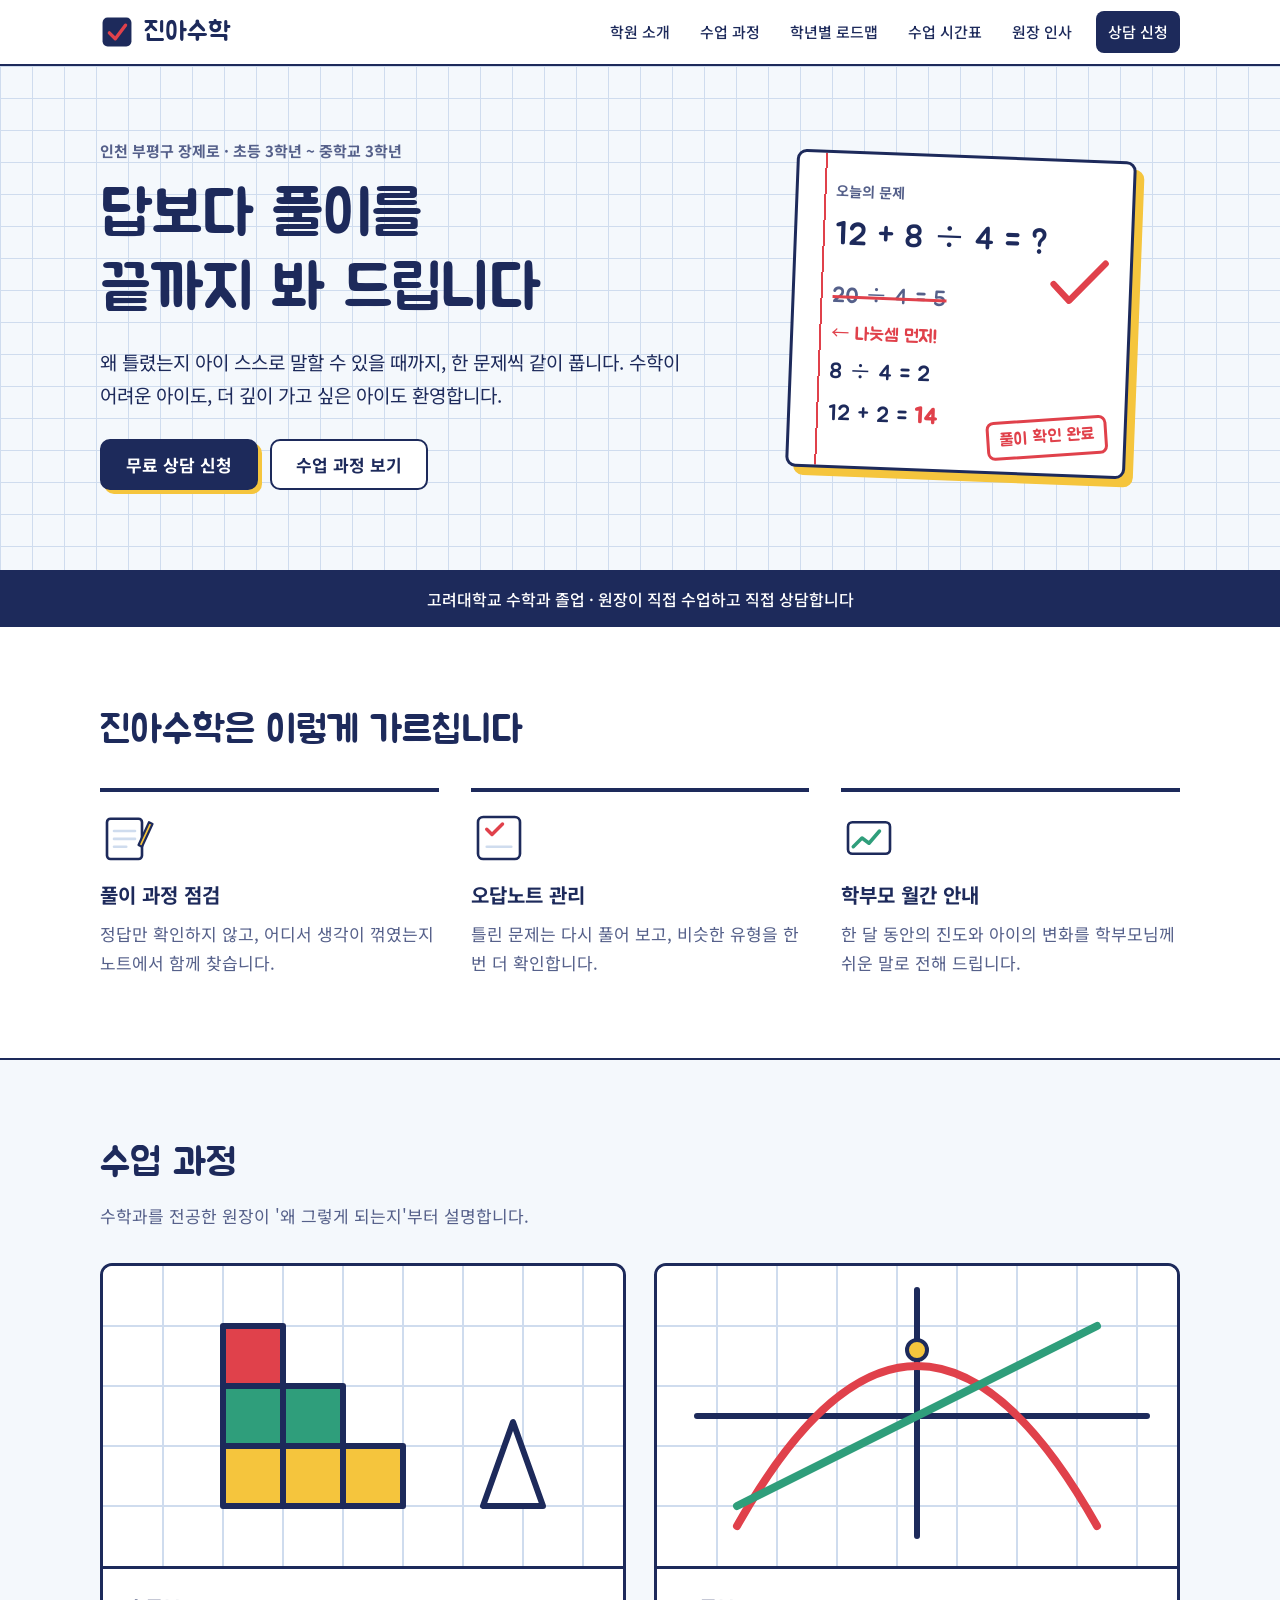
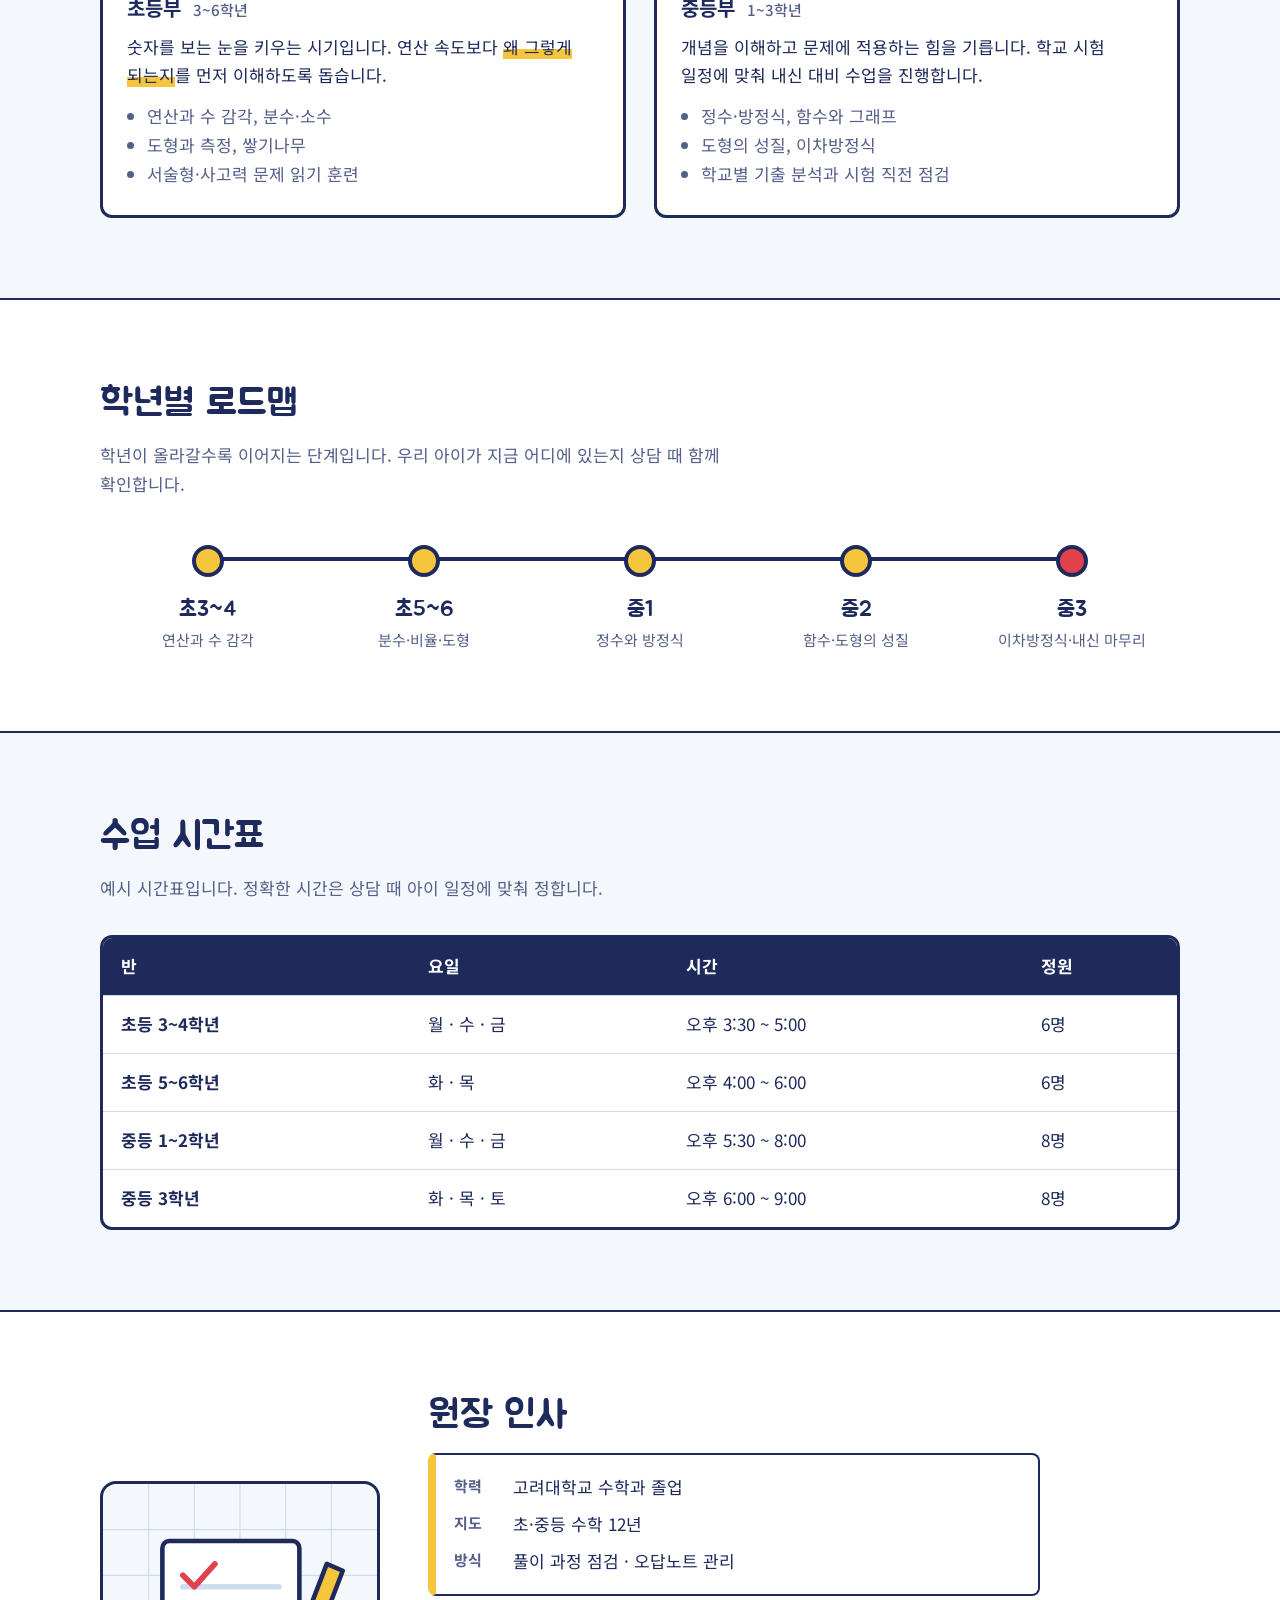
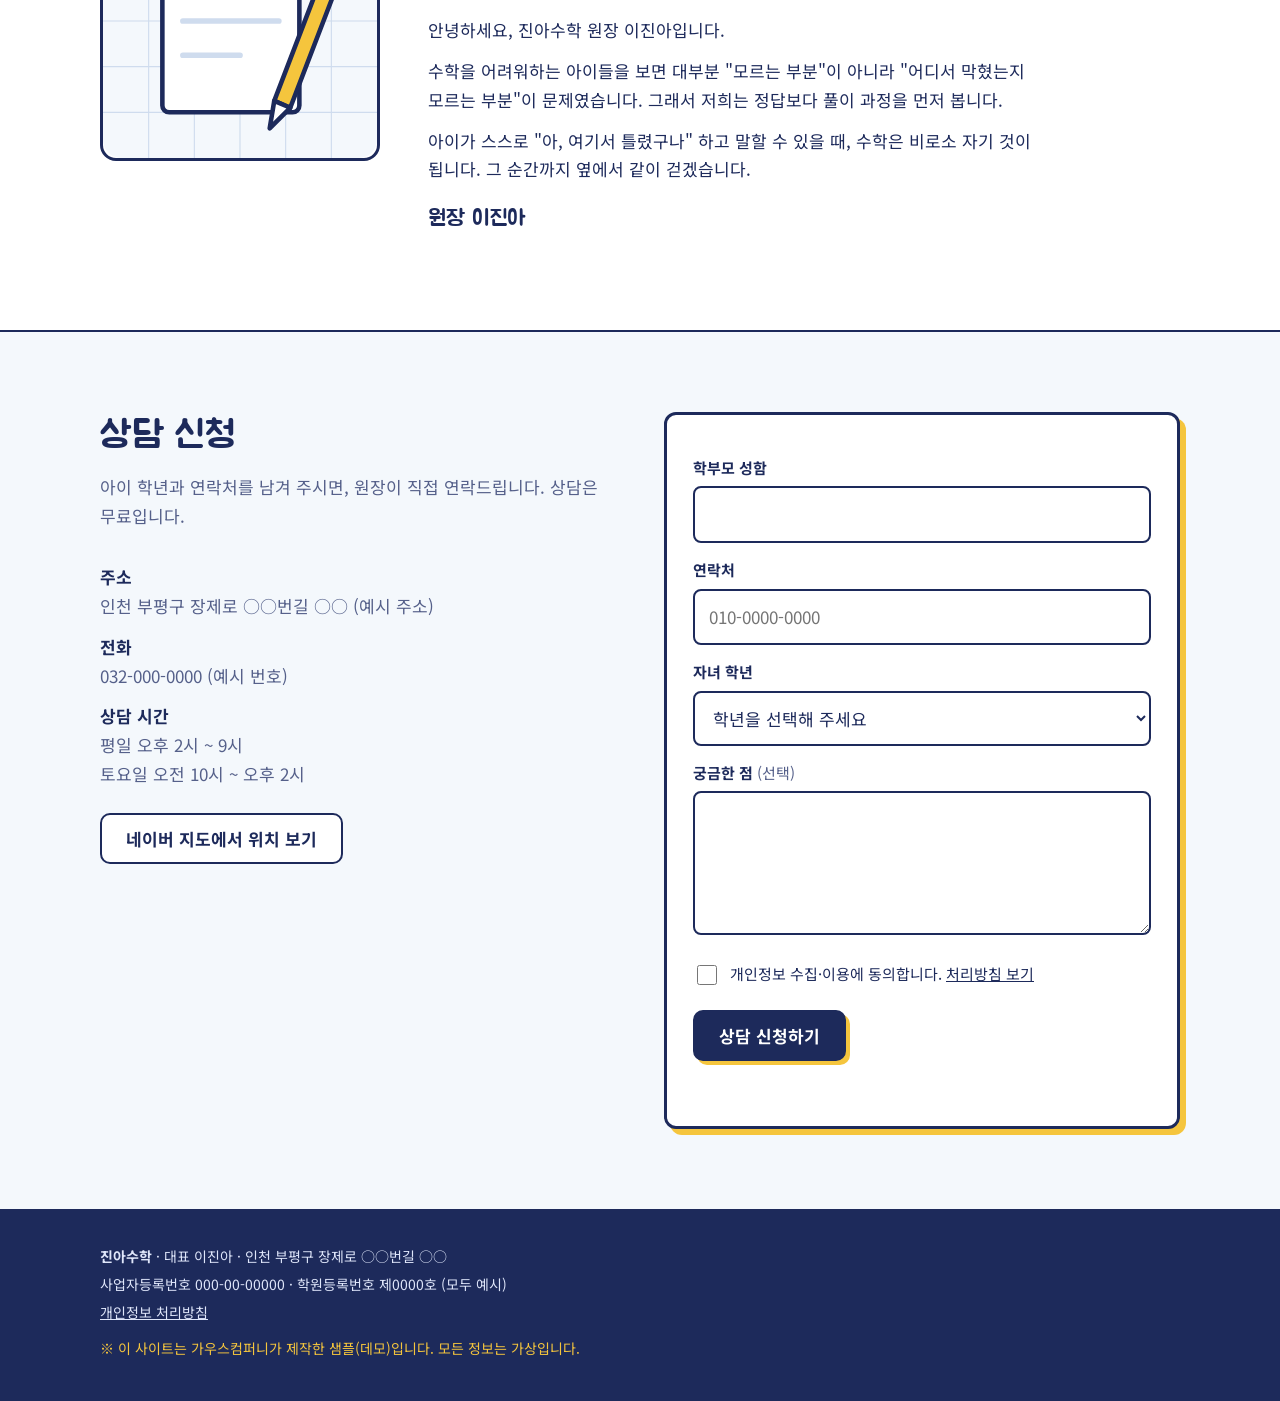
<file: index.html>
<!DOCTYPE html>
<html lang="ko">
<head>
  <meta charset="utf-8">
  <meta name="viewport" content="width=device-width, initial-scale=1">
  <title>진아수학 | 인천 부평 초·중등 수학학원</title>
  <meta name="description" content="인천 부평구 장제로 인근 초등·중등 전문 수학학원. 풀이 과정을 끝까지 봐 드립니다. 상담 문의 받습니다.">
  <meta property="og:title" content="진아수학 | 인천 부평 초·중등 수학학원">
  <meta property="og:description" content="초등 3학년부터 중학교 3학년까지, 풀이 과정을 끝까지 봐 드리는 수학학원">
  <meta property="og:type" content="website">
  <link rel="icon" href="favicon.svg" type="image/svg+xml">
  <link rel="preconnect" href="https://fonts.googleapis.com">
  <link rel="preconnect" href="https://fonts.gstatic.com" crossorigin>
  <link href="https://fonts.googleapis.com/css2?family=Jua&family=Noto+Sans+KR:wght@400;500;700&display=swap" rel="stylesheet">
  <link rel="stylesheet" href="style.css">
</head>
<body>
  <a class="skip" href="#main">본문 바로가기</a>

  <header class="site-header">
    <div class="wrap bar">
      <a class="brand" href="#top" aria-label="진아수학 처음으로">
        <svg viewBox="0 0 40 40" width="34" height="34" aria-hidden="true">
          <rect x="3" y="3" width="34" height="34" rx="6" fill="#1d2a5b"/>
          <path d="M11 21 L18 28 L30 12" fill="none" stroke="#e0414b" stroke-width="4" stroke-linecap="round" stroke-linejoin="round"/>
        </svg>
        <span>진아수학</span>
      </a>
      <button class="menu-btn" aria-expanded="false" aria-controls="nav">메뉴</button>
      <nav id="nav" aria-label="주요 메뉴">
        <a href="#about">학원 소개</a>
        <a href="#courses">수업 과정</a>
        <a href="#roadmap">학년별 로드맵</a>
        <a href="#timetable">수업 시간표</a>
        <a href="#director">원장 인사</a>
        <a href="#contact" class="nav-cta">상담 신청</a>
      </nav>
    </div>
  </header>

  <main id="main">
    <!-- HERO -->
    <section class="hero" id="top">
      <div class="wrap hero-grid">
        <div class="hero-copy">
          <p class="kicker">인천 부평구 장제로 · 초등 3학년 ~ 중학교 3학년</p>
          <h1>답보다 풀이를<br>끝까지 봐 드립니다</h1>
          <p class="lead">왜 틀렸는지 아이 스스로 말할 수 있을 때까지, 한 문제씩 같이 풉니다. 수학이 어려운 아이도, 더 깊이 가고 싶은 아이도 환영합니다.</p>
          <div class="cta-row">
            <a class="btn primary" href="#contact">무료 상담 신청</a>
            <a class="btn ghost" href="#courses">수업 과정 보기</a>
          </div>
        </div>

        <div class="hero-note" aria-label="풀이 노트 예시">
          <div class="note-sheet">
            <p class="note-title">오늘의 문제</p>
            <p class="problem">12 + 8 ÷ 4 = ?</p>
            <div class="work">
              <p><span class="strike">20 ÷ 4 = 5</span></p>
              <p class="red-note">← 나눗셈 먼저!</p>
              <p>8 ÷ 4 = 2</p>
              <p>12 + 2 = <strong>14</strong></p>
            </div>
            <svg class="check" viewBox="0 0 80 70" width="84" height="74" aria-hidden="true">
              <path d="M8 38 L28 58 L72 10" fill="none" stroke="#e0414b" stroke-width="8" stroke-linecap="round" stroke-linejoin="round"/>
            </svg>
            <p class="stamp">풀이 확인 완료</p>
          </div>
        </div>
      </div>
    </section>

    <!-- TRUST -->
    <div class="trust">
      <p class="wrap"><span>고려대학교 수학과 졸업</span><span class="dot" aria-hidden="true"> · </span><span>원장이 직접 수업하고 직접 상담합니다</span></p>
    </div>

    <!-- ABOUT -->
    <section class="section" id="about">
      <div class="wrap">
        <h2>진아수학은 이렇게 가르칩니다</h2>
        <div class="about-grid">
          <article>
            <svg viewBox="0 0 64 64" width="56" height="56" aria-hidden="true">
              <rect x="8" y="10" width="40" height="46" rx="4" fill="#fff" stroke="#1d2a5b" stroke-width="3"/>
              <path d="M16 24h24M16 33h24M16 42h14" stroke="#cfdcee" stroke-width="3" stroke-linecap="round"/>
              <path d="M44 40 L56 14 L60 16 L48 42 Z" fill="#f5c53d" stroke="#1d2a5b" stroke-width="2.5" stroke-linejoin="round"/>
            </svg>
            <h3>풀이 과정 점검</h3>
            <p>정답만 확인하지 않고, 어디서 생각이 꺾였는지 노트에서 함께 찾습니다.</p>
          </article>
          <article>
            <svg viewBox="0 0 64 64" width="56" height="56" aria-hidden="true">
              <rect x="8" y="8" width="48" height="48" rx="6" fill="#fff" stroke="#1d2a5b" stroke-width="3"/>
              <path d="M18 22l6 6 12-12" fill="none" stroke="#e0414b" stroke-width="4" stroke-linecap="round" stroke-linejoin="round"/>
              <path d="M18 42h28" stroke="#cfdcee" stroke-width="3" stroke-linecap="round"/>
            </svg>
            <h3>오답노트 관리</h3>
            <p>틀린 문제는 다시 풀어 보고, 비슷한 유형을 한 번 더 확인합니다.</p>
          </article>
          <article>
            <svg viewBox="0 0 64 64" width="56" height="56" aria-hidden="true">
              <rect x="8" y="14" width="48" height="36" rx="5" fill="#fff" stroke="#1d2a5b" stroke-width="3"/>
              <path d="M14 42l10-10 8 6 12-14" fill="none" stroke="#2f9e7b" stroke-width="4" stroke-linecap="round" stroke-linejoin="round"/>
            </svg>
            <h3>학부모 월간 안내</h3>
            <p>한 달 동안의 진도와 아이의 변화를 학부모님께 쉬운 말로 전해 드립니다.</p>
          </article>
        </div>
      </div>
    </section>

    <!-- COURSES -->
    <section class="section tinted" id="courses">
      <div class="wrap">
        <h2>수업 과정</h2>
        <p class="sub">수학과를 전공한 원장이 '왜 그렇게 되는지'부터 설명합니다.</p>
        <div class="course-grid">
          <article class="course">
            <svg class="course-art" viewBox="0 0 260 150" role="img" aria-label="쌓기나무와 도형 그림">
              <rect width="260" height="150" fill="#fff"/>
              <g stroke="#cfdcee" stroke-width="1">
                <path d="M0 30h260M0 60h260M0 90h260M0 120h260M30 0v150M60 0v150M90 0v150M120 0v150M150 0v150M180 0v150M210 0v150M240 0v150"/>
              </g>
              <g stroke="#1d2a5b" stroke-width="3" stroke-linejoin="round">
                <rect x="60" y="90" width="30" height="30" fill="#f5c53d"/>
                <rect x="90" y="90" width="30" height="30" fill="#f5c53d"/>
                <rect x="120" y="90" width="30" height="30" fill="#f5c53d"/>
                <rect x="60" y="60" width="30" height="30" fill="#2f9e7b"/>
                <rect x="90" y="60" width="30" height="30" fill="#2f9e7b"/>
                <rect x="60" y="30" width="30" height="30" fill="#e0414b"/>
                <path d="M190 120 L220 120 L205 78 Z" fill="#fff"/>
              </g>
            </svg>
            <div class="course-body">
              <h3>초등부 <small>3~6학년</small></h3>
              <p>숫자를 보는 눈을 키우는 시기입니다. 연산 속도보다 <em>왜 그렇게 되는지</em>를 먼저 이해하도록 돕습니다.</p>
              <ul>
                <li>연산과 수 감각, 분수·소수</li>
                <li>도형과 측정, 쌓기나무</li>
                <li>서술형·사고력 문제 읽기 훈련</li>
              </ul>
            </div>
          </article>

          <article class="course">
            <svg class="course-art" viewBox="0 0 260 150" role="img" aria-label="함수 그래프 그림">
              <rect width="260" height="150" fill="#fff"/>
              <g stroke="#cfdcee" stroke-width="1">
                <path d="M0 30h260M0 60h260M0 90h260M0 120h260M30 0v150M60 0v150M90 0v150M120 0v150M150 0v150M180 0v150M210 0v150M240 0v150"/>
              </g>
              <path d="M20 75h225M130 135V12" stroke="#1d2a5b" stroke-width="3" stroke-linecap="round"/>
              <path d="M40 130 Q130 -30 220 130" fill="none" stroke="#e0414b" stroke-width="4" stroke-linecap="round"/>
              <path d="M40 120 L220 30" fill="none" stroke="#2f9e7b" stroke-width="4" stroke-linecap="round"/>
              <circle cx="130" cy="42" r="5" fill="#f5c53d" stroke="#1d2a5b" stroke-width="2"/>
            </svg>
            <div class="course-body">
              <h3>중등부 <small>1~3학년</small></h3>
              <p>개념을 이해하고 문제에 적용하는 힘을 기릅니다. 학교 시험 일정에 맞춰 내신 대비 수업을 진행합니다.</p>
              <ul>
                <li>정수·방정식, 함수와 그래프</li>
                <li>도형의 성질, 이차방정식</li>
                <li>학교별 기출 분석과 시험 직전 점검</li>
              </ul>
            </div>
          </article>
        </div>
      </div>
    </section>

    <!-- ROADMAP -->
    <section class="section" id="roadmap">
      <div class="wrap">
        <h2>학년별 로드맵</h2>
        <p class="sub">학년이 올라갈수록 이어지는 단계입니다. 우리 아이가 지금 어디에 있는지 상담 때 함께 확인합니다.</p>
        <ol class="road">
          <li><b>초3~4</b><span>연산과 수 감각</span></li>
          <li><b>초5~6</b><span>분수·비율·도형</span></li>
          <li><b>중1</b><span>정수와 방정식</span></li>
          <li><b>중2</b><span>함수·도형의 성질</span></li>
          <li><b>중3</b><span>이차방정식·내신 마무리</span></li>
        </ol>
      </div>
    </section>

    <!-- TIMETABLE -->
    <section class="section tinted" id="timetable">
      <div class="wrap">
        <h2>수업 시간표</h2>
        <p class="sub">예시 시간표입니다. 정확한 시간은 상담 때 아이 일정에 맞춰 정합니다.</p>
        <div class="table-scroll">
          <table>
            <caption class="sr">초등부·중등부 수업 시간표</caption>
            <thead>
              <tr><th scope="col">반</th><th scope="col">요일</th><th scope="col">시간</th><th scope="col">정원</th></tr>
            </thead>
            <tbody>
              <tr><th scope="row">초등 3~4학년</th><td>월 · 수 · 금</td><td>오후 3:30 ~ 5:00</td><td>6명</td></tr>
              <tr><th scope="row">초등 5~6학년</th><td>화 · 목</td><td>오후 4:00 ~ 6:00</td><td>6명</td></tr>
              <tr><th scope="row">중등 1~2학년</th><td>월 · 수 · 금</td><td>오후 5:30 ~ 8:00</td><td>8명</td></tr>
              <tr><th scope="row">중등 3학년</th><td>화 · 목 · 토</td><td>오후 6:00 ~ 9:00</td><td>8명</td></tr>
            </tbody>
          </table>
        </div>
      </div>
    </section>

    <!-- DIRECTOR -->
    <section class="section" id="director">
      <div class="wrap director">
        <svg class="director-art" viewBox="0 0 240 240" role="img" aria-label="연필과 공책 그림">
          <rect width="240" height="240" rx="16" fill="#f4f8fc"/>
          <g stroke="#cfdcee" stroke-width="1"><path d="M0 40h240M0 80h240M0 120h240M0 160h240M0 200h240M40 0v240M80 0v240M120 0v240M160 0v240M200 0v240"/></g>
          <rect x="52" y="50" width="120" height="150" rx="6" fill="#fff" stroke="#1d2a5b" stroke-width="4"/>
          <path d="M70 90h84M70 120h84M70 150h50" stroke="#cfdcee" stroke-width="5" stroke-linecap="round"/>
          <path d="M70 80 l10 10 l18 -20" fill="none" stroke="#e0414b" stroke-width="5" stroke-linecap="round" stroke-linejoin="round"/>
          <path d="M150 190 L196 70 L210 76 L164 196 Z" fill="#f5c53d" stroke="#1d2a5b" stroke-width="4" stroke-linejoin="round"/>
          <path d="M150 190 L164 196 L146 214 Z" fill="#fff" stroke="#1d2a5b" stroke-width="4" stroke-linejoin="round"/>
        </svg>
        <div>
          <h2>원장 인사</h2>
          <ul class="credentials">
            <li><span class="label">학력</span><span>고려대학교 수학과 졸업</span></li>
            <li><span class="label">지도</span><span>초·중등 수학 12년</span></li>
            <li><span class="label">방식</span><span>풀이 과정 점검 · 오답노트 관리</span></li>
          </ul>
          <p>안녕하세요, 진아수학 원장 이진아입니다.</p>
          <p>수학을 어려워하는 아이들을 보면 대부분 "모르는 부분"이 아니라 "어디서 막혔는지 모르는 부분"이 문제였습니다. 그래서 저희는 정답보다 풀이 과정을 먼저 봅니다.</p>
          <p>아이가 스스로 "아, 여기서 틀렸구나" 하고 말할 수 있을 때, 수학은 비로소 자기 것이 됩니다. 그 순간까지 옆에서 같이 걷겠습니다.</p>
          <p class="sign">원장 이진아</p>
        </div>
      </div>
    </section>

    <!-- CONTACT -->
    <section class="section contact" id="contact">
      <div class="wrap contact-grid">
        <div>
          <h2>상담 신청</h2>
          <p class="sub">아이 학년과 연락처를 남겨 주시면, 원장이 직접 연락드립니다. 상담은 무료입니다.</p>
          <dl class="info">
            <dt>주소</dt>
            <dd>인천 부평구 장제로 ○○번길 ○○ (예시 주소)</dd>
            <dt>전화</dt>
            <dd>032-000-0000 (예시 번호)</dd>
            <dt>상담 시간</dt>
            <dd>평일 오후 2시 ~ 9시<br>토요일 오전 10시 ~ 오후 2시</dd>
          </dl>
          <a class="btn ghost" target="_blank" rel="noopener" href="https://map.naver.com/p/search/인천 부평구 장제로 수학학원">네이버 지도에서 위치 보기</a>
        </div>

        <form id="inquiry" novalidate>
          <label for="parent">학부모 성함</label>
          <input id="parent" name="parent" type="text" autocomplete="name" required>

          <label for="phone">연락처</label>
          <input id="phone" name="phone" type="tel" inputmode="tel" placeholder="010-0000-0000" autocomplete="tel" required>

          <label for="grade">자녀 학년</label>
          <select id="grade" name="grade" required>
            <option value="">학년을 선택해 주세요</option>
            <option>초등 3학년</option><option>초등 4학년</option><option>초등 5학년</option><option>초등 6학년</option>
            <option>중등 1학년</option><option>중등 2학년</option><option>중등 3학년</option>
          </select>

          <label for="message">궁금한 점 <span class="opt">(선택)</span></label>
          <textarea id="message" name="message" rows="4"></textarea>

          <div class="consent">
            <input id="agree" name="agree" type="checkbox" required>
            <label for="agree">개인정보 수집·이용에 동의합니다. <a href="privacy.html" target="_blank">처리방침 보기</a></label>
          </div>

          <button class="btn primary" type="submit">상담 신청하기</button>
          <p id="form-msg" class="form-msg" role="status" aria-live="polite"></p>
        </form>
      </div>
    </section>
  </main>

  <footer class="site-footer">
    <div class="wrap">
      <p><b>진아수학</b> · 대표 이진아 · 인천 부평구 장제로 ○○번길 ○○</p>
      <p>사업자등록번호 000-00-00000 · 학원등록번호 제0000호 (모두 예시)</p>
      <p><a href="privacy.html">개인정보 처리방침</a></p>
      <p class="demo">※ 이 사이트는 가우스컴퍼니가 제작한 샘플(데모)입니다. 모든 정보는 가상입니다.</p>
    </div>
  </footer>

  <script src="script.js"></script>
</body>
</html>
</file>
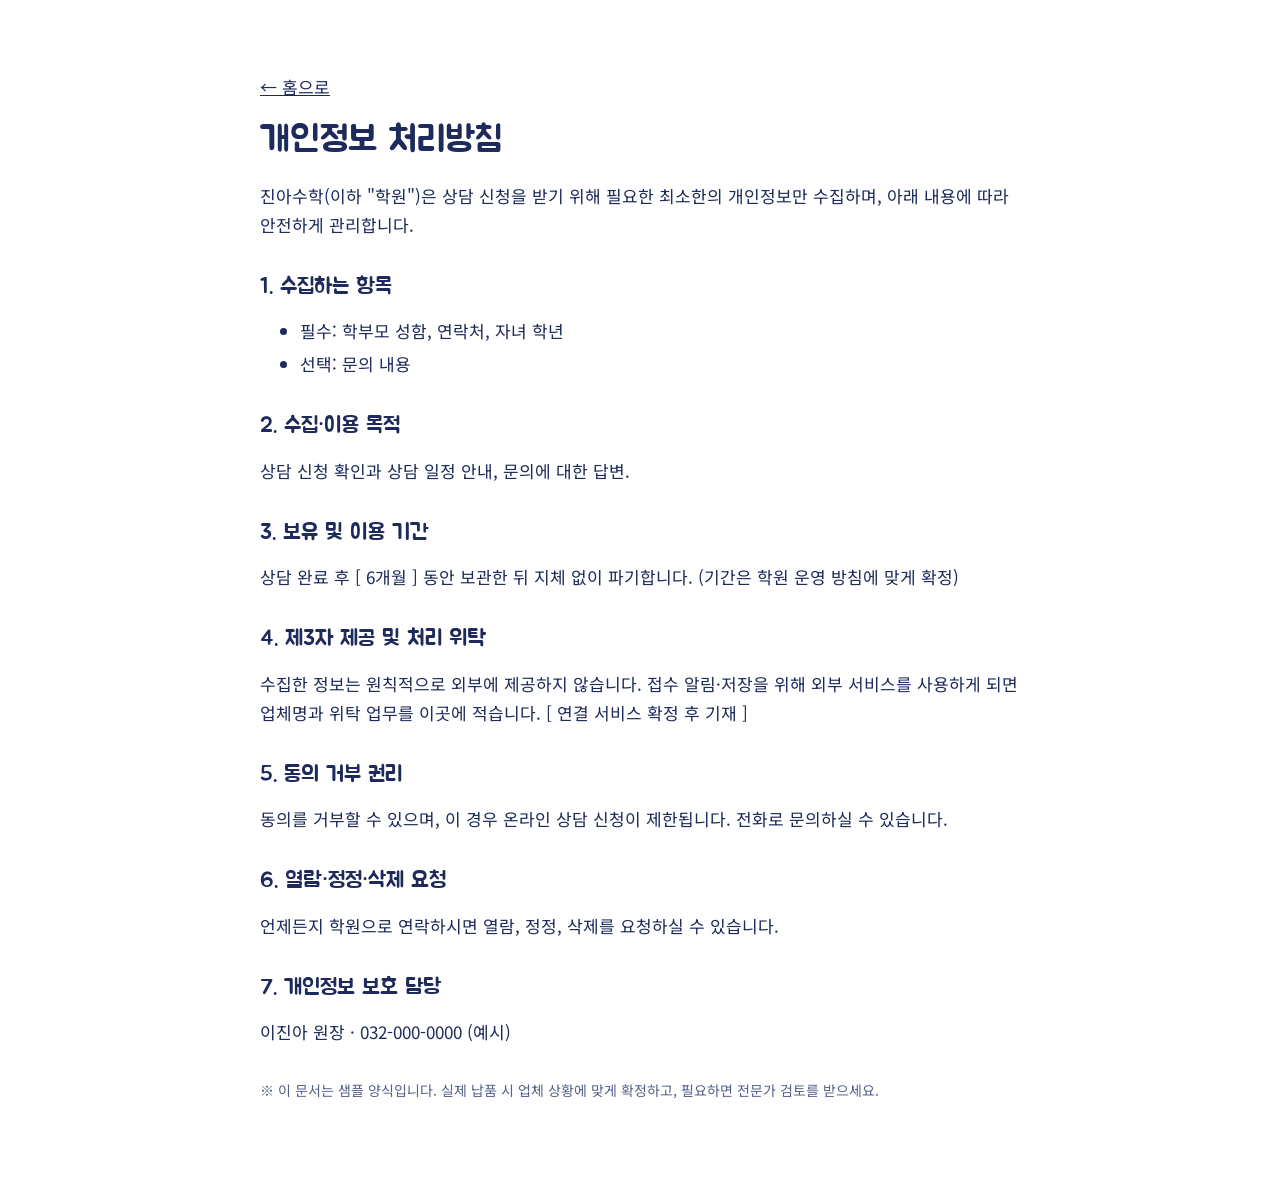
<file: privacy.html>
<!DOCTYPE html>
<html lang="ko">
<head>
  <meta charset="utf-8">
  <meta name="viewport" content="width=device-width, initial-scale=1">
  <title>개인정보 처리방침 | 진아수학</title>
  <meta name="robots" content="noindex">
  <link rel="icon" href="favicon.svg" type="image/svg+xml">
  <link href="https://fonts.googleapis.com/css2?family=Jua&family=Noto+Sans+KR:wght@400;500;700&display=swap" rel="stylesheet">
  <link rel="stylesheet" href="style.css">
</head>
<body>
  <div class="wrap doc">
    <p><a href="index.html">← 홈으로</a></p>
    <h1>개인정보 처리방침</h1>
    <p>진아수학(이하 "학원")은 상담 신청을 받기 위해 필요한 최소한의 개인정보만 수집하며, 아래 내용에 따라 안전하게 관리합니다.</p>

    <h2>1. 수집하는 항목</h2>
    <ul>
      <li>필수: 학부모 성함, 연락처, 자녀 학년</li>
      <li>선택: 문의 내용</li>
    </ul>

    <h2>2. 수집·이용 목적</h2>
    <p>상담 신청 확인과 상담 일정 안내, 문의에 대한 답변.</p>

    <h2>3. 보유 및 이용 기간</h2>
    <p>상담 완료 후 [ 6개월 ] 동안 보관한 뒤 지체 없이 파기합니다. (기간은 학원 운영 방침에 맞게 확정)</p>

    <h2>4. 제3자 제공 및 처리 위탁</h2>
    <p>수집한 정보는 원칙적으로 외부에 제공하지 않습니다. 접수 알림·저장을 위해 외부 서비스를 사용하게 되면 업체명과 위탁 업무를 이곳에 적습니다. [ 연결 서비스 확정 후 기재 ]</p>

    <h2>5. 동의 거부 권리</h2>
    <p>동의를 거부할 수 있으며, 이 경우 온라인 상담 신청이 제한됩니다. 전화로 문의하실 수 있습니다.</p>

    <h2>6. 열람·정정·삭제 요청</h2>
    <p>언제든지 학원으로 연락하시면 열람, 정정, 삭제를 요청하실 수 있습니다.</p>

    <h2>7. 개인정보 보호 담당</h2>
    <p>이진아 원장 · 032-000-0000 (예시)</p>

    <p style="margin-top:32px;color:#55608a;font-size:14px">※ 이 문서는 샘플 양식입니다. 실제 납품 시 업체 상황에 맞게 확정하고, 필요하면 전문가 검토를 받으세요.</p>
  </div>
</body>
</html>
</file>
<file: style.css>
:root {
  --ink: #1d2a5b;
  --paper: #f4f8fc;
  --grid: #cfdcee;
  --pencil: #f5c53d;
  --red: #e0414b;
  --green: #2f9e7b;
  --mute: #55608a;
  --white: #ffffff;
  --head: "Jua", "Noto Sans KR", sans-serif;
  --body: "Noto Sans KR", system-ui, -apple-system, "Malgun Gothic", sans-serif;
}

* { box-sizing: border-box; }
html { scroll-behavior: smooth; scroll-padding-top: 72px; }
body {
  margin: 0;
  font-family: var(--body);
  color: var(--ink);
  background: var(--white);
  line-height: 1.7;
  font-size: 17px;
  word-break: keep-all;
  overflow-wrap: break-word;
}
img, svg { max-width: 100%; display: block; }
a { color: inherit; }
.wrap { width: min(1080px, 100% - 40px); margin-inline: auto; }
.sr { position: absolute; width: 1px; height: 1px; overflow: hidden; clip: rect(0 0 0 0); }
.skip { position: absolute; left: -999px; top: 8px; background: var(--ink); color: #fff; padding: 8px 14px; border-radius: 6px; z-index: 100; }
.skip:focus { left: 8px; }
:focus-visible { outline: 3px solid var(--red); outline-offset: 3px; }

/* header */
.site-header { position: sticky; top: 0; z-index: 50; background: rgba(255,255,255,.96); border-bottom: 2px solid var(--ink); }
.bar { display: flex; align-items: center; justify-content: space-between; min-height: 64px; }
.brand { display: flex; align-items: center; gap: 10px; text-decoration: none; font-family: var(--head); font-size: 26px; }
nav { display: flex; gap: 6px; align-items: center; }
nav a { text-decoration: none; padding: 8px 12px; border-radius: 8px; font-weight: 500; font-size: 15px; }
nav a:hover { background: var(--paper); }
nav .nav-cta { background: var(--ink); color: #fff; margin-left: 6px; }
nav .nav-cta:hover { background: var(--red); }
.menu-btn { display: none; font: inherit; font-weight: 700; background: none; border: 2px solid var(--ink); border-radius: 8px; padding: 6px 14px; color: var(--ink); cursor: pointer; }

/* buttons */
.btn { display: inline-block; text-decoration: none; font: 700 17px/1 var(--body); padding: 15px 24px; border-radius: 10px; border: 2px solid var(--ink); cursor: pointer; }
.btn.primary { background: var(--ink); color: #fff; box-shadow: 4px 4px 0 var(--pencil); }
.btn.primary:hover { background: var(--red); border-color: var(--red); }
.btn.ghost { background: #fff; color: var(--ink); }
.btn.ghost:hover { background: var(--paper); }

/* hero: grid paper */
.hero {
  background-color: var(--paper);
  background-image:
    linear-gradient(var(--grid) 1px, transparent 1px),
    linear-gradient(90deg, var(--grid) 1px, transparent 1px);
  background-size: 32px 32px;
  border-bottom: 2px solid var(--ink);
  padding: 72px 0 80px;
}
.hero-grid { display: grid; grid-template-columns: 1.15fr .85fr; gap: 48px; align-items: center; }
.kicker { margin: 0 0 14px; font-weight: 700; color: var(--mute); font-size: 15px; }
h1 { font-family: var(--head); font-weight: 400; font-size: clamp(36px, 6vw, 62px); line-height: 1.2; margin: 0 0 20px; }
.lead { font-size: 19px; max-width: 34em; margin: 0 0 28px; }
.cta-row { display: flex; flex-wrap: wrap; gap: 12px; }

.hero-note { display: flex; justify-content: center; }
.note-sheet {
  position: relative;
  width: min(340px, 100%);
  background: #fff;
  border: 3px solid var(--ink);
  border-radius: 10px;
  padding: 26px 26px 30px 38px;
  transform: rotate(2.2deg);
  box-shadow: 8px 8px 0 var(--pencil);
  background-image: linear-gradient(90deg, transparent 26px, var(--red) 26px, var(--red) 28px, transparent 28px);
}
.note-title { margin: 0; font-size: 14px; color: var(--mute); font-weight: 700; }
.problem { font-family: var(--head); font-size: 32px; margin: 4px 0 14px; white-space: nowrap; }
.work p { margin: 0; font-family: var(--head); font-size: 22px; line-height: 1.9; }
.strike { text-decoration: line-through; text-decoration-color: var(--red); text-decoration-thickness: 3px; color: var(--mute); }
.red-note { color: var(--red); font-size: 18px !important; }
.work strong { color: var(--red); }
.check { position: absolute; right: 18px; top: 92px; width: 64px; height: auto; }
.stamp {
  position: absolute; right: 16px; bottom: 16px; margin: 0;
  border: 3px solid var(--red); color: var(--red); border-radius: 8px;
  padding: 2px 10px; font-family: var(--head); font-size: 17px; transform: rotate(-6deg);
}

/* trust band */
.trust { background: var(--ink); color: #fff; text-align: center; padding: 14px 0; font-weight: 500; font-size: 16px; }
.trust p { margin: 0 auto; }
.trust span { display: inline-block; }
.trust .dot { white-space: pre; }
@media (max-width: 600px) {
  .trust span { display: block; }
  .trust .dot { display: none; }
}

/* sections */
.section { padding: 80px 0; }
.section.tinted { background: var(--paper); border-block: 2px solid var(--ink); }
h2 { font-family: var(--head); font-weight: 400; font-size: clamp(28px, 4vw, 38px); margin: 0 0 12px; line-height: 1.3; }
h3 { margin: 0 0 8px; font-size: 20px; }
h3 small { font-weight: 500; color: var(--mute); font-size: 15px; margin-left: 6px; }
.sub { color: var(--mute); max-width: 38em; margin: 0 0 32px; }

.about-grid { display: grid; grid-template-columns: repeat(3, 1fr); gap: 32px; margin-top: 32px; }
.about-grid article { border-top: 4px solid var(--ink); padding-top: 18px; }
.about-grid svg { margin-bottom: 12px; }
.about-grid p { margin: 0; color: var(--mute); }

.course-grid { display: grid; grid-template-columns: repeat(2, 1fr); gap: 28px; margin-top: 28px; }
.course { background: #fff; border: 3px solid var(--ink); border-radius: 12px; overflow: hidden; }
.course-art { width: 100%; height: auto; border-bottom: 3px solid var(--ink); }
.course-body { padding: 22px 24px 26px; }
.course-body p { margin: 0 0 12px; }
.course-body em { font-style: normal; background: linear-gradient(transparent 60%, var(--pencil) 60%); }
.course-body ul { margin: 0; padding-left: 20px; color: var(--mute); }

/* roadmap */
.road { list-style: none; margin: 36px 0 0; padding: 0; display: grid; grid-template-columns: repeat(5, 1fr); gap: 0; counter-reset: step; position: relative; }
.road::before { content: ""; position: absolute; left: 10%; right: 10%; top: 22px; height: 4px; background: var(--ink); }
.road li { position: relative; text-align: center; padding: 0 8px; }
.road li::before {
  content: ""; display: block; width: 24px; height: 24px; margin: 10px auto 14px;
  background: var(--pencil); border: 4px solid var(--ink); border-radius: 50%; position: relative;
}
.road li:last-child::before { background: var(--red); }
.road b { display: block; font-family: var(--head); font-weight: 400; font-size: 22px; }
.road span { display: block; color: var(--mute); font-size: 15px; line-height: 1.5; }

/* table */
.table-scroll { overflow-x: auto; background: #fff; border: 3px solid var(--ink); border-radius: 12px; }
table { width: 100%; border-collapse: collapse; min-width: 520px; }
th, td { padding: 14px 18px; text-align: left; border-bottom: 1px solid var(--grid); }
thead th { background: var(--ink); color: #fff; font-weight: 700; }
tbody th { font-weight: 700; }
tbody tr:last-child th, tbody tr:last-child td { border-bottom: 0; }

/* director */
.director { display: grid; grid-template-columns: 280px 1fr; gap: 48px; align-items: center; }
.director-art { width: 100%; height: auto; border: 3px solid var(--ink); border-radius: 16px; }
.director p { max-width: 36em; margin: 0 0 12px; }
.credentials { list-style: none; margin: 0 0 20px; padding: 14px 18px; background: #fff; border: 2px solid var(--ink); border-left: 8px solid var(--pencil); border-radius: 8px; max-width: 36em; }
.credentials li { display: flex; gap: 14px; margin: 0; padding: 4px 0; }
.credentials .label { flex: 0 0 3em; color: var(--mute); font-weight: 700; font-size: 15px; }
.sign { font-family: var(--head); font-size: 22px; margin-top: 16px !important; }

/* contact */
.contact { background: var(--paper); border-top: 2px solid var(--ink); }
.contact-grid { display: grid; grid-template-columns: 1fr 1fr; gap: 48px; align-items: start; }
.info { margin: 0 0 24px; }
.info dt { font-weight: 700; margin-top: 12px; }
.info dd { margin: 0; color: var(--mute); }
form { background: #fff; border: 3px solid var(--ink); border-radius: 12px; padding: 26px; box-shadow: 6px 6px 0 var(--pencil); }
label { display: block; font-weight: 700; margin: 14px 0 6px; font-size: 15px; }
.opt { font-weight: 400; color: var(--mute); }
input[type=text], input[type=tel], select, textarea {
  width: 100%; font: inherit; color: var(--ink); padding: 12px 14px;
  border: 2px solid var(--ink); border-radius: 8px; background: #fff;
}
input[aria-invalid=true], select[aria-invalid=true], textarea[aria-invalid=true] { border-color: var(--red); background: #fff5f5; }
.consent { display: flex; align-items: flex-start; gap: 10px; margin: 18px 0 22px; }
.consent input { width: 20px; height: 20px; margin-top: 4px; accent-color: var(--ink); }
.consent label { margin: 0; font-weight: 400; }
.form-msg { margin: 14px 0 0; font-weight: 700; min-height: 1.5em; }
.form-msg.ok { color: var(--green); }
.form-msg.err { color: var(--red); }

/* footer */
.site-footer { background: var(--ink); color: #dfe6fa; padding: 36px 0; font-size: 14px; }
.site-footer p { margin: 0 0 4px; }
.site-footer .demo { margin-top: 12px; color: var(--pencil); }

/* privacy page */
.doc { padding: 56px 0 80px; max-width: 760px; }
.doc h1 { font-size: 36px; }
.doc h2 { font-size: 22px; margin-top: 32px; }
.doc li { margin-bottom: 4px; }

/* mobile */
@media (max-width: 860px) {
  .hero-grid, .director, .contact-grid, .course-grid { grid-template-columns: 1fr; }
  .about-grid { grid-template-columns: 1fr; }
  .hero { padding: 48px 0 56px; }
  .section { padding: 56px 0; }
  .director-art { max-width: 220px; }
  .road { grid-template-columns: 1fr; gap: 20px; }
  .road::before { left: 11px; right: auto; top: 12px; bottom: 12px; width: 4px; height: auto; }
  .road li { text-align: left; padding-left: 44px; }
  .road li::before { position: absolute; left: 0; top: 4px; margin: 0; }

  .menu-btn { display: block; }
  nav { display: none; position: absolute; top: 64px; left: 0; right: 0; flex-direction: column; align-items: stretch; background: #fff; border-bottom: 2px solid var(--ink); padding: 10px 20px 16px; }
  nav.open { display: flex; }
  nav a { padding: 12px; }
  nav .nav-cta { margin: 6px 0 0; text-align: center; }
}

@media (prefers-reduced-motion: reduce) {
  html { scroll-behavior: auto; }
}
</file>
